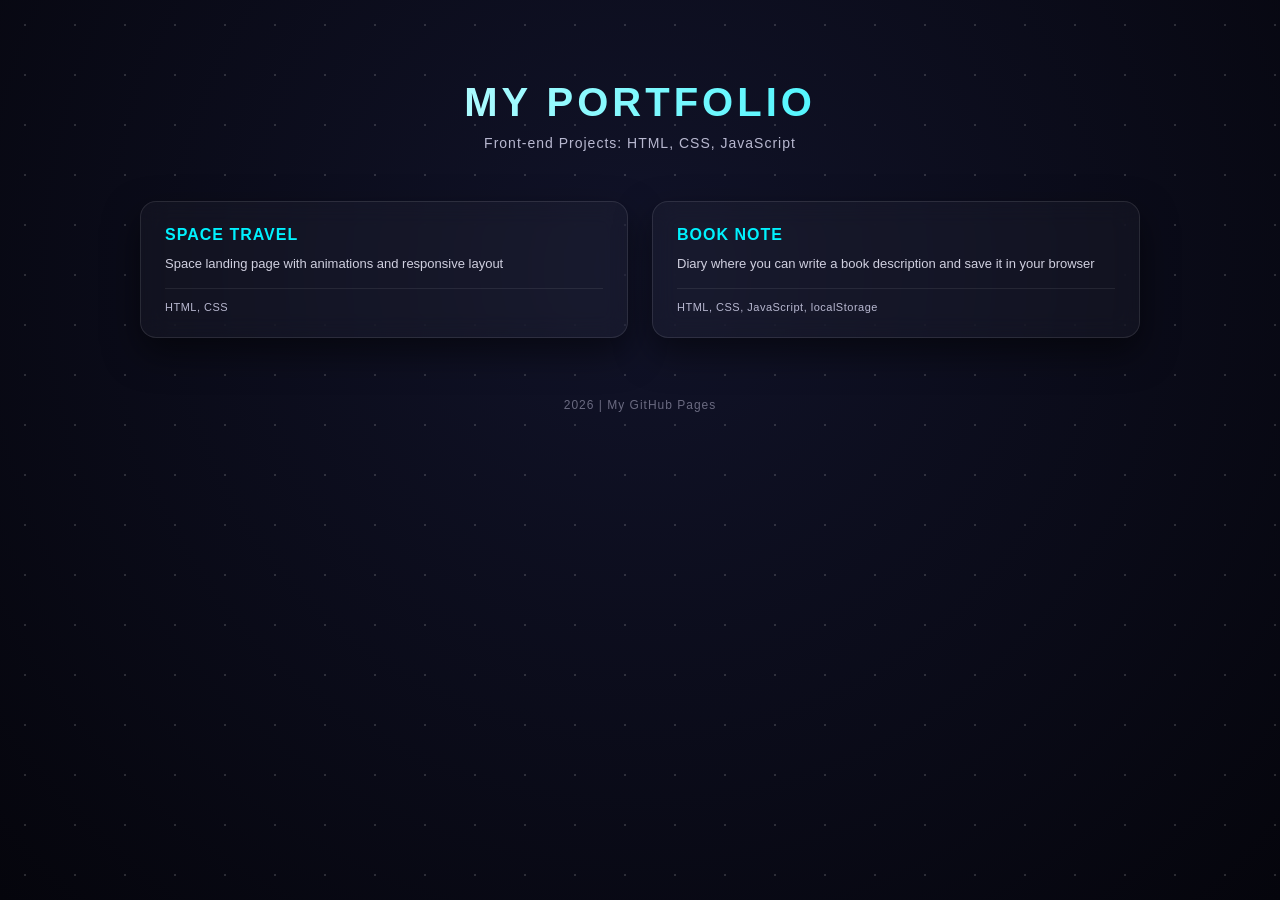
<file: index.html>
<!DOCTYPE html>
<html lang="ru">
<head>
  <meta charset="UTF-8">
  <meta name="viewport" content="width=device-width, initial-scale=1.0">
  <title>My portfolio</title>
  <link rel="stylesheet" href="style.css">
</head>

<body>
  <div class="container">

    <h1>My portfolio</h1>
    <p class="subtitle">Front-end Projects: HTML, CSS, JavaScript</p>
    <div class="projects">

      <!-- ПРОЕКТ 1 -->
      <a href="space-travel/" class="project-card">
        <h3>Space Travel</h3>
        <p>Space landing page with animations and responsive layout</p>
        <div class="tech">HTML, CSS </div>
      </a>

      <!-- ПРОЕКТ 2 -->
      <a href="book note/" class="project-card">
        <h3>Book note</h3>
        <p>Diary where you can write a book description and save it in your browser</p>
        <div class="tech">HTML, CSS, JavaScript, localStorage</div>
      </a>

    </div>

    <footer> 2026 | My GitHub Pages</footer>

  </div>
</body>
</html>
</file>
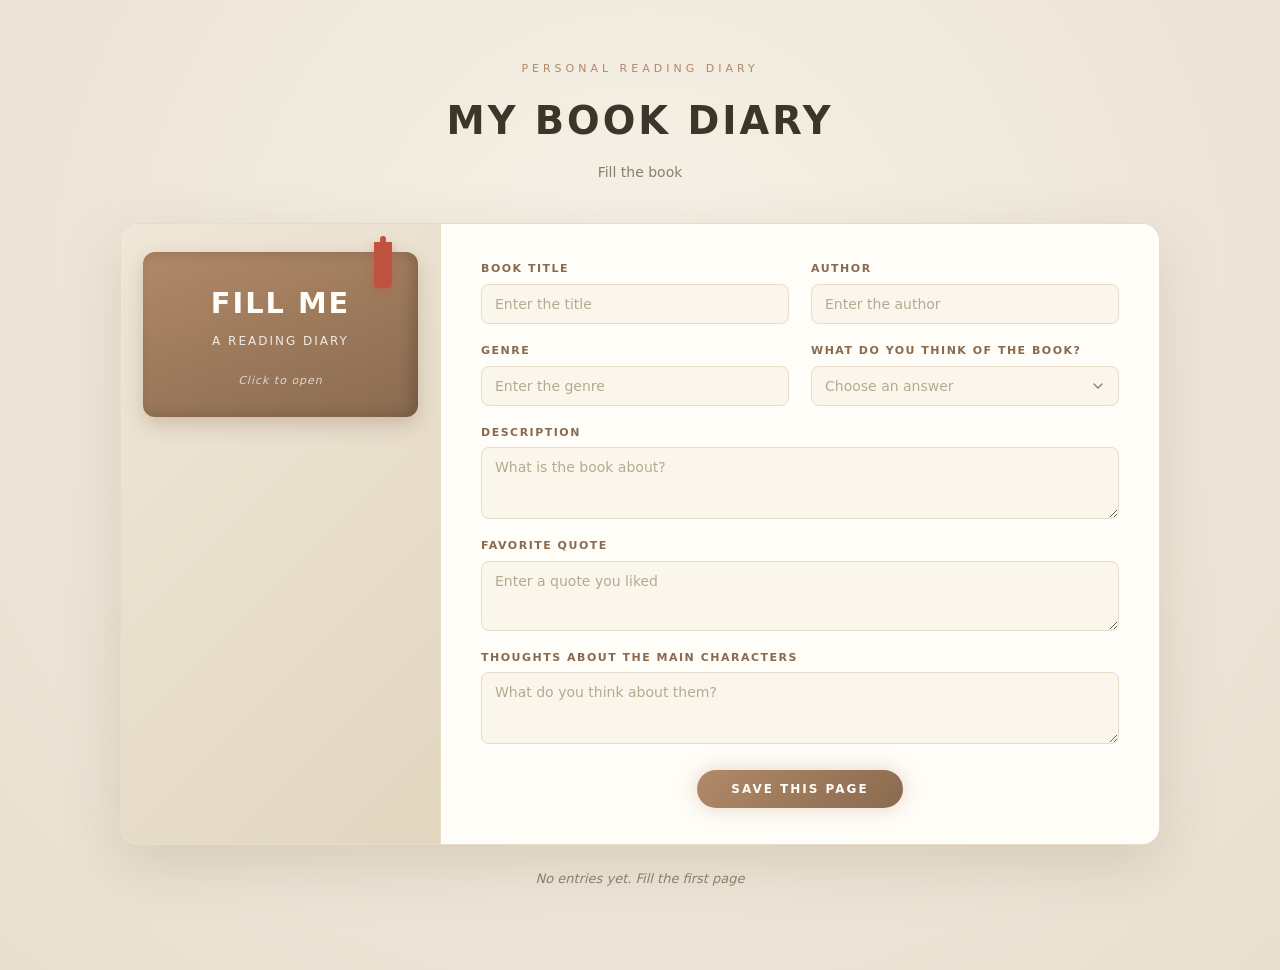
<file: book note/index.html>
<!DOCTYPE html>
<html lang="en">
<head>
  <meta charset="UTF-8">
  <meta name="viewport" content="width=device-width, initial-scale=1.0">
  <title>Book Collection</title>
  <link rel="stylesheet" href="style.css">
</head>
<body>

  <div class="container">

    <header class="header">
      <p class="eyebrow">Personal Reading Diary</p>
      <h1>My Book Diary</h1>
      <p class="subtitle">Fill the book</p>
    </header>

    <div class="book" id="book">

      <aside class="left">
        <div class="cover" id="cover">
          <div class="bookmark"></div>
          <p class="cover-title">Fill me</p>
          <p class="cover-subtitle">A reading diary</p>
          <p class="cover-hint">Click to open</p>
        </div>

        <div class="entries" id="entries" hidden>
          <p class="list-title">My entries</p>
          <ul class="list" id="list"></ul>
        </div>
      </aside>

      <main class="right">
        <div class="page" id="page">
          <form id="bookForm" class="form">
            <div class="field">
              <label for="title">Book title</label>
              <input type="text" id="title" placeholder="Enter the title" required>
            </div>
            <div class="field">
              <label for="author">Author</label>
              <input type="text" id="author" placeholder="Enter the author" required>
            </div>
            <div class="field">
              <label for="genre">Genre</label>
              <input type="text" id="genre" placeholder="Enter the genre">
            </div>
            <div class="field">
              <label for="liked">what do you think of the book?</label>
              <select id="liked" class="select-gray">
                <option value="" disabled selected hidden>Choose an answer</option>
                <option value="bad">bad</option>
                <option value="average">average</option>
                <option value="amazing">amazing</option>
              </select>
            </div>
            <div class="field full">
              <label for="description">Description</label>
              <textarea id="description" rows="3" placeholder="What is the book about?"></textarea>
            </div>
            <div class="field full">
              <label for="quote">Favorite quote</label>
              <textarea id="quote" rows="2" placeholder="Enter a quote you liked"></textarea>
            </div>
            <div class="field full">
              <label for="thoughts">Thoughts about the main characters</label>
              <textarea id="thoughts" rows="3" placeholder="What do you think about them?"></textarea>
            </div>
            <div class="actions">
              <button type="submit" class="btn">Save this page</button>
              <button type="button" class="ghost-btn" id="cancelBtn" hidden>Cancel</button>
            </div>
          </form>
        </div>
      </main>
    </div>

    <p class="empty" id="empty">No entries yet. Fill the first page</p>

  </div>

  <script src="script.js"></script>
</body>
</html>
</file>
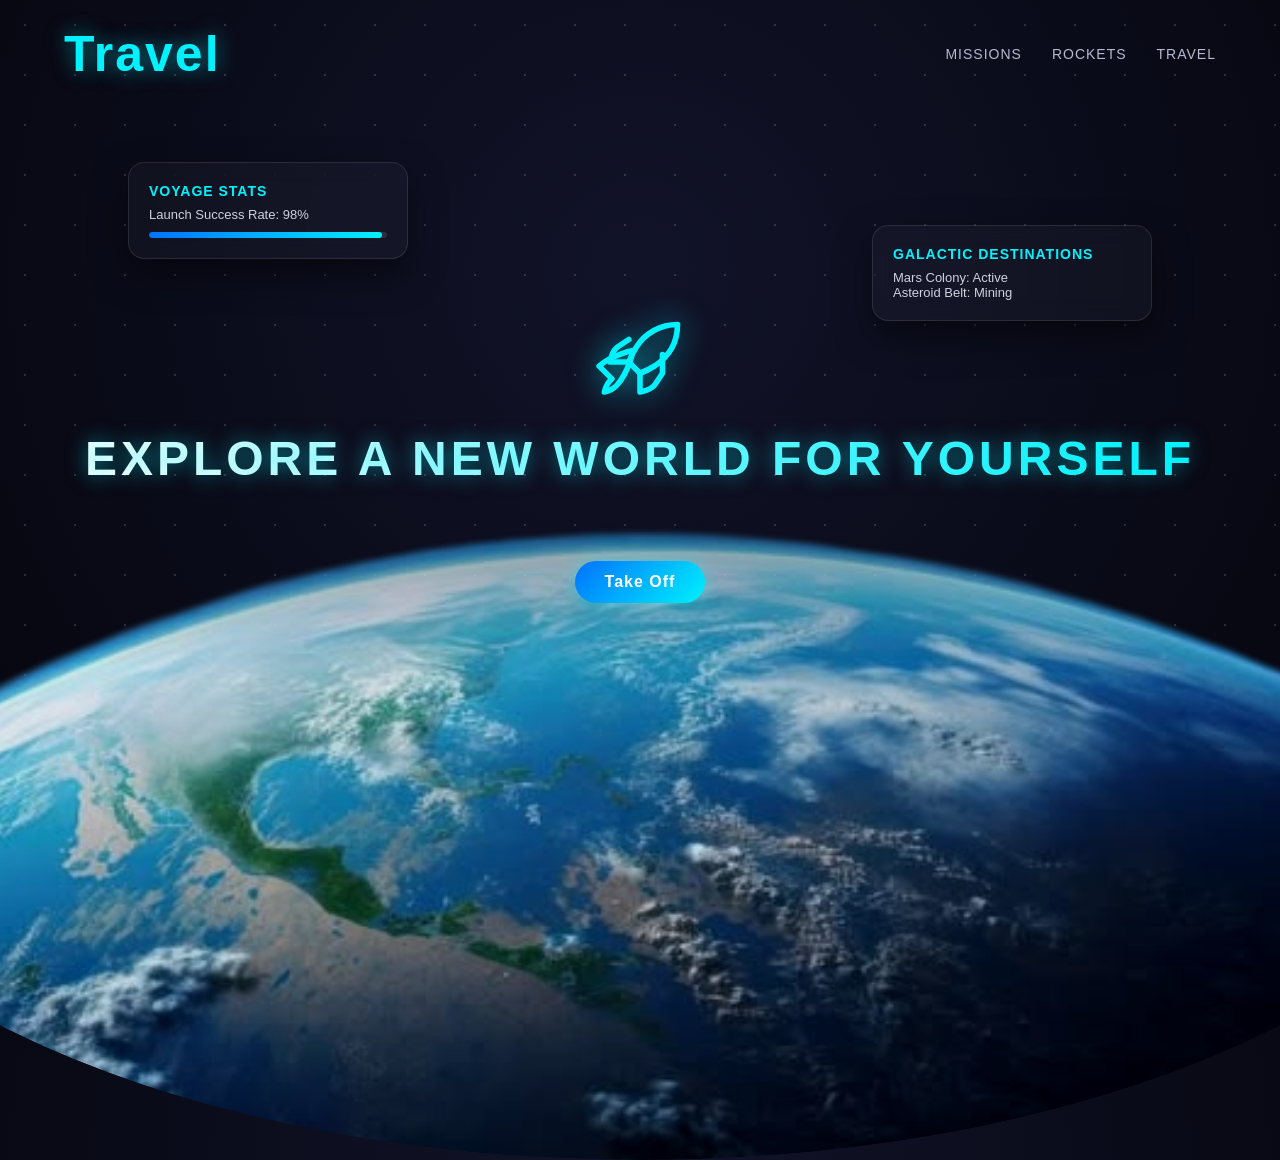
<file: space-travel/index.html>
<!DOCTYPE html>
<html lang="en">
<head>
<meta charset="UTF-8">
<meta name="viewport" content="width=device-width, initial-scale=1.0">
<title>Space travel</title>
<link rel="stylesheet" href="style.css">
</head>
<body>



<!-- Шапка -->
<header>
<div class="logo">Travel</div>
<nav>
<ul>
<li><a href="#">Missions</a></li>
<li><a href="#">Rockets</a></li>
<li><a href="#">Travel</a></li>
</ul>
</nav>
</header>

<!-- Основной контент -->
<section class="hero">

<!-- Падающая карточка слева -->
<div class="glass-card card-1">
<h3>VOYAGE STATS</h3>
<p>Launch Success Rate: 98%</p>
<div class="progress-bar">
<div class="progress-fill"></div>
</div>
</div>

<!-- Падающая карточка справа -->
<div class="glass-card card-2">
<h3>GALACTIC DESTINATIONS</h3>
<p>Mars Colony: Active<br>Asteroid Belt: Mining</p>
</div>

<!-- Ракета (используем SVG иконку) -->
<div class="rocket-container">
<svg class="rocket" viewBox="0 0 24 24" fill="none" stroke="#00f2fe" stroke-width="1.5" stroke-linecap="round" stroke-linejoin="round">
<path d="M4.5 16.5c-1.5 1.26-2 3.5-2 3.5s2.24-.5 3.5-2c3.12-3.62 4.14-9.04 4.14-9.04s-5.42 1.02-9.04 4.14z"></path>
<path d="M12 15l-3-3a22 22 0 0 1 2-3.95A12.88 12.88 0 0 1 22 2c0 2.72-.78 7.5-6 11a22.35 22.35 0 0 1-4 2z"></path>
<path d="M9 12H4s.55-3.03 2-4c1.62-1.08 3-2 3-2"></path>
<path d="M12 15v5s3.03-.55 4-2c1.08-1.62 2-3 2-3v-5"></path>
</svg> 
</div>

<h1 class="hero-title">Explore a new world for yourself</h1>
<a href="#" class="btn-primary" id="bookBtn">Take Off</a>

<!-- Земля внизу -->
<div class="earth-container">
    <img src="Earth.png" alt="Earth" class="earth-img">
  </div>
</section>

</body>
</html>
</file>
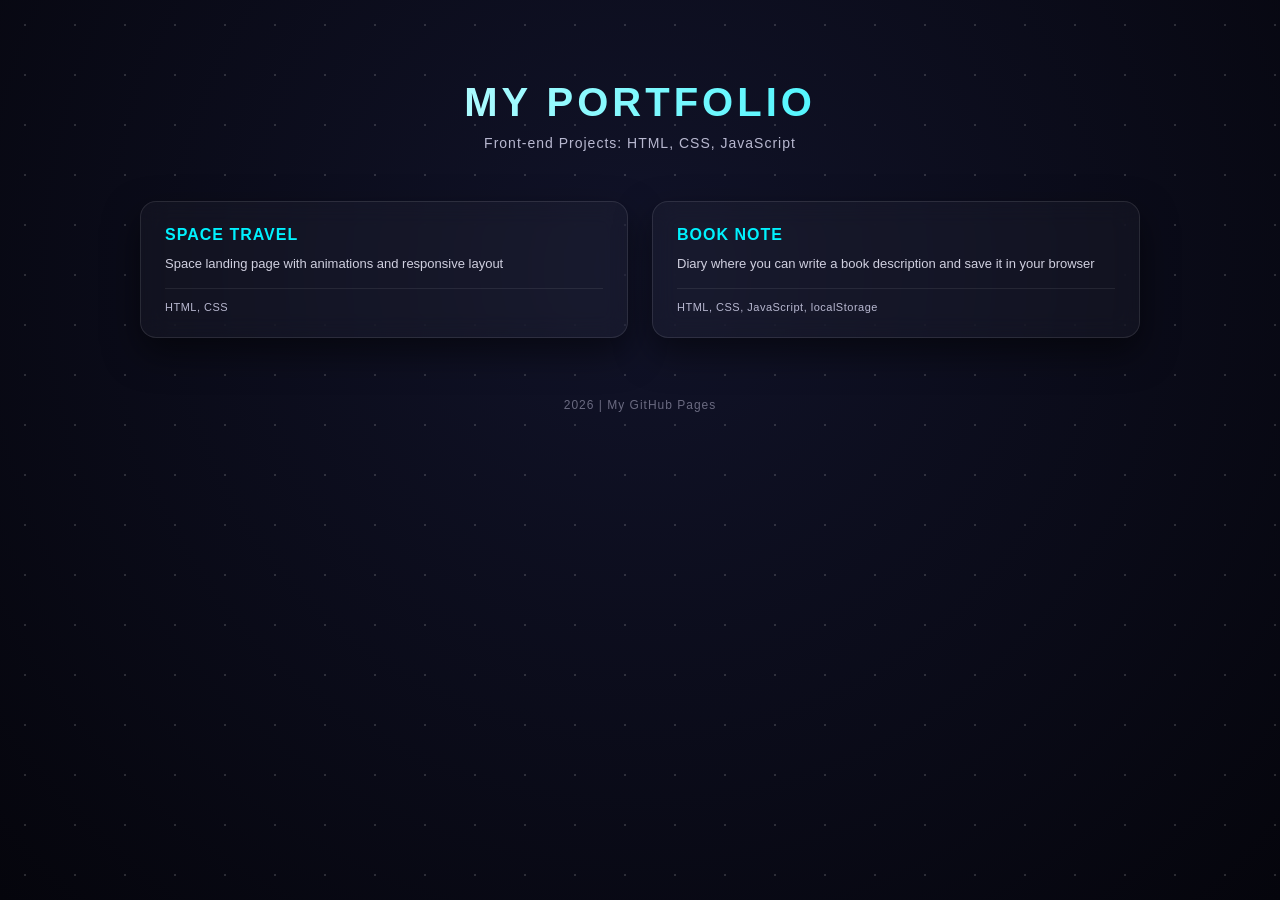
<file: Projects.html>
<!DOCTYPE html>
<html lang="ru">
<head>
  <meta charset="UTF-8">
  <meta name="viewport" content="width=device-width, initial-scale=1.0">
  <title>My portfolio</title>
  <link rel="stylesheet" href="projects.css">
</head>

<body>
  <div class="container">

    <h1>My portfolio</h1>
    <p class="subtitle">Front-end Projects: HTML, CSS, JavaScript</p>
    <div class="projects">

      <!-- ПРОЕКТ 1 -->
      <a href="space-travel/" class="project-card">
        <h3>Space Travel</h3>
        <p>Space landing page with animations and responsive layout</p>
        <div class="tech">HTML, CSS </div>
      </a>

      <!-- ПРОЕКТ 2 -->
      <a href="book note/" class="project-card">
        <h3>Book note</h3>
        <p>Diary where you can write a book description and save it in your browser</p>
        <div class="tech">HTML, CSS, JavaScript, localStorage</div>
      </a>

    </div>

    <footer> 2026 | My GitHub Pages</footer>

  </div>
</body>
</html>
</file>
<file: style.css>
* {
    margin: 0;
    padding: 0;
    box-sizing: border-box;
    font-family: 'Segoe UI', Tahoma, Geneva, Verdana, sans-serif;
  }
  
  body {
    background: radial-gradient(circle at 50% 30%, #111329 0%, #05050c 100%);
    color: #ffffff;
    min-height: 100vh;
    padding: 80px 20px;
    position: relative;
  }
  
  body::before {
    content: '';
    position: fixed;
    inset: 0;
    background-image: radial-gradient(#ffffff 1px, transparent 0);
    background-size: 50px 50px;
    opacity: 0.15;
    z-index: -1;
  }
  
  .container {
    max-width: 1000px;
    margin: 0 auto;
  }
  
  h1 {
    font-size: 2.5rem;
    letter-spacing: 4px;
    text-transform: uppercase;
    text-align: center;
    margin-bottom: 10px;
    background: linear-gradient(90deg, #ffffff, #00f2fe);
    -webkit-background-clip: text;
    -webkit-text-fill-color: transparent;
  }
  
  .subtitle {
    text-align: center;
    color: #b8b8d0;
    font-size: 14px;
    letter-spacing: 1px;
    margin-bottom: 50px;
  }
  
  .projects {
    display: grid;
    grid-template-columns: repeat(auto-fit, minmax(280px, 1fr));
    gap: 24px;
  }
  
  .project-card {
    display: block;
    text-decoration: none;
    background: rgba(255, 255, 255, 0.03);
    backdrop-filter: blur(12px);
    -webkit-backdrop-filter: blur(12px);
    border: 1px solid rgba(255, 255, 255, 0.1);
    border-radius: 16px;
    padding: 24px;
    box-shadow: 0 15px 35px rgba(0, 0, 0, 0.5);
    transition: transform 0.3s, border-color 0.3s, box-shadow 0.3s;
  }
  
  .project-card:hover {
    transform: translateY(-6px);
    border-color: rgba(0, 242, 254, 0.5);
    box-shadow: 0 20px 45px rgba(0, 242, 254, 0.15);
  }
  
  .project-card h3 {
    font-size: 16px;
    color: #00f2fe;
    margin-bottom: 10px;
    letter-spacing: 1px;
    text-transform: uppercase;
  }
  
  .project-card p {
    font-size: 13px;
    color: #d0d0e0;
    line-height: 1.5;
    margin-bottom: 14px;
  }
  
  .project-card .tech {
    font-size: 11px;
    color: #b8b8d0;
    letter-spacing: 0.5px;
    border-top: 1px solid rgba(255, 255, 255, 0.08);
    padding-top: 12px;
  }
  
  footer {
    text-align: center;
    margin-top: 60px;
    font-size: 12px;
    color: #6a6a80;
    letter-spacing: 1px;
  }
  
  @media (max-width: 600px) {
    h1 { font-size: 1.6rem; letter-spacing: 2px; }
    body { padding: 50px 16px; }
    .subtitle { margin-bottom: 30px; }
  }
</file>
<file: book note/style.css>
* {
    margin: 0;
    padding: 0;
    box-sizing: border-box;
    font-family: 'Inter', system-ui, -apple-system, 'Segoe UI', Roboto, sans-serif;
}
  
:root {
    --bg-1: #f6f1e7;
    --bg-2: #e8dfcf;
    --paper: #fffdf8;
    --paper-edge: #e6dcc8;
    --text: #3d3529;
    --text-soft: #8a7f6d;
    --accent: #b08968;
    --accent-dark: #8a6a4f;
    --accent-soft: #ead9c4;
    --bookmark: #c0533f;
}
  
body {
    background: radial-gradient(circle at 50% 30%, var(--bg-1) 0%, var(--bg-2) 100%);
    color: var(--text);
    min-height: 100vh;
    padding: 60px 20px 80px;
    position: relative;
    overflow-x: hidden;
    line-height: 1.6;}
  
  
.container {
    max-width: 1040px;
    margin: 0 auto;
    position: relative;
    z-index: 1;
}
  
.header {
    text-align: center;
    margin-bottom: 40px;
}
  
.eyebrow {
    font-size: 11px;
    letter-spacing: 4px;
    text-transform: uppercase;
    color: var(--accent);
    margin-bottom: 12px;
}
  
h1{
    font-size: 2.4rem;
    font-weight: 700;
    letter-spacing: 3px;
    text-transform: uppercase;
    margin-bottom:10px;
}
  
.subtitle {
    font-size: 14px;
    color: var(--text-soft);
}
  
.book {
    display: grid;
    grid-template-columns: 320px 1fr;
    gap: 0;
    border-radius: 18px;
    overflow: hidden;
    box-shadow: 0 20px 60px rgba(120, 95, 65, 0.18);
    background: var(--paper);
    border: 1px solid var(--paper-edge);
    min-height: 560px;
}
  
.left {
    background: linear-gradient(135deg, #efe7d8, #e2d6c0);
    border-right: 1px solid var(--paper-edge);
    padding: 28px 22px;
    position: relative;
    display: flex;
    flex-direction: column;
}
  
.cover {
    position: relative;
    background: linear-gradient(160deg, #b08968, #8a6a4f);
    border-radius: 12px;
    padding: 28px 20px;
    text-align: center;
    color: #fffdf8;
    cursor: pointer;
    box-shadow: inset -6px 0 14px rgba(0,0,0,0.18), 0 8px 20px rgba(138,106,79,0.3);
    transition: transform 0.3s, box-shadow 0.3s;}
  
.cover:hover {
    transform: translateY(-3px) rotate(-0.5deg);
    box-shadow: inset -6px 0 14px rgba(0,0,0,0.18), 0 14px 28px rgba(138,106,79,0.4);
}
  
.bookmark{
    position: absolute;
    top: -10px;
    right: 26px;
    width: 18px;
    height: 46px;
    background: var(--bookmark);
    border-radius: 0 0 4px 4px;
    box-shadow: 0 4px 10px rgba(192, 83, 63, 0.4);
}
  
.bookmark::before {
    content: '';
    position: absolute;
    top: -6px;
    left: 50%;
    transform: translateX(-50%);
    width: 6px;
    height: 8px;
    background: var(--bookmark);
    border-radius: 3px;
}
  
.cover-title {
    font-size: 1.8rem;
    font-weight: 700;
    letter-spacing: 2px;
    text-transform: uppercase;
    margin-bottom: 6px;
}
  
.cover-subtitle {
    font-size: 12px;
    letter-spacing: 2px;
    text-transform: uppercase;
    opacity: 0.85;
    margin-bottom: 20px;
}
  
.cover-hint {
    font-size: 11px;
    letter-spacing: 1px;
    opacity: 0.7;
    font-style: italic;
}
  
.entries {
    margin-top: 24px;
    flex: 1;
    overflow-y: auto;
}
  
.list-title {
    font-size: 11px;
    letter-spacing: 2px;
    text-transform: uppercase;
    color: var(--accent-dark);
    margin-bottom: 10px;
}
  
.list {
    list-style: none;
    display: flex;
    flex-direction: column;
    gap: 8px;
}
  
.item{
    background: var(--paper);
    border: 1px solid var(--paper-edge);
    border-radius: 10px;
    padding: 10px 12px;
    cursor: pointer;
    transition: border-color 0.25s, transform 0.25s;
}
  
.item:hover {
    border-color: var(--accent);
    transform: translateX(3px);
}
  
.item.active {
    border-color: var(--accent);
    background: #fffaf0;
}
  
.item h4 {
    font-size: 13px;
    font-weight: 600;
    color: var(--text);
    margin-bottom: 2px;
}
  
.item p {
    font-size: 11px;
    color: var(--text-soft);
    font-style: italic;
}
  
.right {
    background: var(--paper);
    padding: 36px 40px;
    position: relative;
    overflow-y: auto;
    max-height: 720px;
}
  
.page {transition: opacity 0.3s, transform 0.3s;}
  
.page.turning {
    opacity: 0;
    transform: translateX(20px);
}
  
.form {
    display: grid;
    grid-template-columns: 1fr 1fr;
    gap: 18px 22px;
}
  
.field {
    display: flex;
    flex-direction: column;
    gap: 6px;
}
  
.full {grid-column: 1 / -1;}
  
.field label {
    font-size: 11px;
    letter-spacing: 1.5px;
    text-transform: uppercase;
    color: var(--accent-dark);
    font-weight: 600;
}
  
.field input,
.field select,
.field textarea{
    background: #faf6ec;
    border: 1px solid var(--paper-edge);
    border-radius: 8px;
    padding: 11px 13px;
    color: var(--text);
    font-size: 14px;
    font-family: inherit;
    outline: none;
    transition: border-color 0.25s, box-shadow 0.25s, background 0.25s;
}



.field input::placeholder,
.field textarea::placeholder{color: #b5a992;}
.field select.select-gray {color: #b5a992;}
.field select.select-gray.filled {color: var(--text);}
  


.field select {
    appearance: none;
    -webkit-appearance: none;
    background-image: url("data:image/svg+xml;charset=UTF-8,%3Csvg xmlns='http://www.w3.org/2000/svg' viewBox='0 0 24 24' fill='none' stroke='%238a7f6d' stroke-width='2' stroke-linecap='round' stroke-linejoin='round'%3E%3Cpolyline points='6 9 12 15 18 9'/%3E%3C/svg%3E");
    background-repeat: no-repeat;
    background-position: right 12px center;
    background-size: 16px;
    padding-right: 36px;
    cursor: pointer;
}
  
.field input:focus,
.field select:focus,
.field textarea:focus{
    background: #fffdf8;
    border-color: var(--accent);
    box-shadow: 0 0 0 3px rgba(176, 137, 104, 0.12);
}
  
.field select option {
    background: #fffdf8;
    color: var(--text);
}
  
.field textarea {
    resize: vertical;
    min-height: 70px;
}
  
.actions {
    grid-column: 1 / -1;
    display: flex;
    gap: 12px;
    justify-content: center;
    margin-top: 8px;
}
  
.btn {
    padding: 12px 34px;
    background: linear-gradient(135deg, #b08968, #8a6a4f);
    border: none;
    border-radius: 30px;
    color: #fffdf8;
    font-family: inherit;
    font-size: 12px;
    font-weight: 600;
    letter-spacing: 2px;
    text-transform: uppercase;
    cursor: pointer;
    box-shadow: 0 0 20px rgba(176, 137, 104, 0.35);
    transition: transform 0.3s, box-shadow 0.3s;
}
  
.btn:hover {
    transform: scale(1.05);
    box-shadow: 0 0 30px rgba(176, 137, 104, 0.55);
}
  
.ghost-btn {
    padding: 12px 24px;
    background: transparent;
    border: 1px solid var(--paper-edge);
    border-radius: 30px;
    color: var(--text-soft);
    font-family: inherit;
    font-size: 12px;
    letter-spacing: 1px;
    cursor: pointer;
    transition: border-color 0.25s, color 0.25s;
 }
  
.ghost-btn:hover {
    border-color: var(--accent);
    color: var(--accent-dark);
}
  
.view-mode .form {display: none;}
  
.entry-view {
    display: flex;
    flex-direction: column;
    gap: 14px;
}
  
.entry-view h2 {
    font-size: 1.5rem;
    font-weight: 700;
    color: var(--text);
}
  
.entry-view .view-author {
    font-size: 13px;
    color: var(--text-soft);
    font-style: italic;
    margin-bottom: 6px;
}
  
.block {
    border-top: 1px dashed var(--paper-edge);
    padding-top:  12px;
}
  
.label-small {
    font-size: 10px;
    letter-spacing: 2px;
    text-transform: uppercase;
    color: var(--accent-dark);
    margin-bottom: 4px;
}
  
.text {
    font-size: 13.5px;
    color: var(--text);
    line-height: 1.6;
    word-break: break-word;
}
  
.text.italic {
    font-style: italic;
    color: var(--text-soft);
}
  
.view-actions {
    display: flex;
    gap: 10px;
    margin-top: 10px;
}
  
.small-btn {
    padding: 8px 18px;
    border-radius: 20px;
    border: 1px solid var(--paper-edge);
    background: transparent;
    color: var(--text-soft);
    font-family: inherit;
    font-size: 11px;
    letter-spacing: 1px;
    text-transform: uppercase;
    cursor: pointer;
    transition: border-color 0.25s, color 0.25s, background 0.25s;
}
  
.small-btn:hover {
    border-color: var(--accent);
    color:  var(--accent-dark);
}
  
.small-btn.danger:hover {
    border-color: #d9b8b0;
    background: #f3e3e0;
    color: #a45a4f;
}
  
.empty {
    text-align: center;
    color: var(--text-soft);
    font-size: 13px;
    font-style: italic;
    margin-top: 24px;
}
  
@media(max-width: 820px){

    .book {
      grid-template-columns: 1fr;
      min-height: auto;
    }

    .left {
      border-right: none;
      border-bottom: 1px solid var(--paper-edge);
    }

    .cover {padding: 20px 16px;}
    .cover-title { font-size: 1.4rem; }
    .right { padding: 24px 20px; max-height: none; }
    .form { grid-template-columns: 1fr; }
    h1 { font-size: 1.7rem; letter-spacing: 2px; }
}
</file>
<file: space-travel/style.css>
* {
    margin: 0;
    padding: 0;
    box-sizing: border-box;
    font-family: 'Segoe UI', Tahoma, Geneva, Verdana, sans-serif;
}
    
body {
    background: radial-gradient(circle at 50% 30%, #111329 0%, #05050c 100%);
    color: #ffffff;
    min-height: 100vh;
    overflow-x: hidden;
    position: relative;
}
    
/* Звездный фон (имитация) */
body::before {
    content: '';
    position: absolute;
    width: 100%;
    height: 100%;
    background-image: radial-gradient(rgb(255, 255, 255) 1px, transparent 0);
    background-size: 50px 50px;
    opacity: 0.15;
    z-index: -1;
}
    
/* Шапка сайта */
header {
    display: flex;
    justify-content: space-between;
    align-items: center;
    padding: 25px 5%;
    position: absolute;
    width: 100%;
    z-index: 10;
}
    
.logo {
    font-size: 50px;
    font-weight: bold;
    letter-spacing: 2px;
    color: #00f2fe;
    text-shadow: 0 0 20px rgba(0, 242, 254, 0.5);
}
    
nav ul {
    display: flex;
    list-style: none;
    gap: 30px;
}
    
nav ul li a {
    color: #b8b8d0;
    text-decoration: none;
    font-size: 14px;
    text-transform: uppercase;
    letter-spacing: 1px;
    transition: color 0.3s;
}
    
nav ul li a:hover {
    color: #00f2fe;
}
    
/* Главный экран */
.hero {
    display: flex;
    flex-direction: column;
    align-items: center;
    justify-content: center;
    height: 100vh;
    text-align: center;
    position: relative;
    padding: 0 20px;
}
    
.hero-title {
    font-size: 3rem;
    letter-spacing: 4px;
    margin-bottom: 75px;
    text-transform: uppercase;
    background: linear-gradient(90deg, #ffffff, #00f2fe);
    text-shadow: 0 0 20px rgba(0, 242, 254, 0.5);
    -webkit-background-clip: text;
    -webkit-text-fill-color: transparent;
    opacity: 0;
    animation: fadeIn 1s ease 0.5s forwards;
}
    
.btn-primary {
    padding: 12px 30px;
    background: linear-gradient(135deg, #0072ff, #00f2fe);
    border: none;
    border-radius: 30px;
    color: white;
    font-weight: bold;
    letter-spacing: 1px;
    cursor: pointer;
    box-shadow: 0 0 20px rgba(0, 242, 254, 0.4);
    transition: transform 0.3s, box-shadow 0.3s;
    text-decoration: none;
    z-index: 5;
    opacity: 0;
    animation: fadeIn 1s ease 0.8s forwards;
}
    
.btn-primary:hover {
    transform: scale(1.05);
    box-shadow: 0 0 30px rgba(0, 242, 254, 0.7);
}
    
/* Ракета в центре */
.rocket-container {
    position: relative;
    margin: 20px 0;
    animation: floatRocket 4s ease-in-out infinite;
}
    
.rocket {
    width: 90px;
    filter: drop-shadow(0 0 15px rgba(0, 242, 254, 0.6));
}
    
/* Земля  */
.earth-container {
    position: absolute;
    bottom: -260px;
    left: 50%;
    transform: translateX(-50%);
    width: 140%;
    max-width: 1800px;
    z-index: 0;
    pointer-events: none;
    animation: earthFloat 10s ease-in-out infinite;
}
  
.earth-img {
    width: 100%;
    height: auto;
    display: block;
    border-radius: 50%;
    box-shadow: 0 -10px 40px rgba(0, 242, 254, 0.25);
    filter: brightness(0.9) contrast(1.05);
    -webkit-mask-image: linear-gradient(to top, rgba(0,0,0,1) 55%, rgba(0,0,0,0) 100%);
    mask-image: linear-gradient(to top, rgba(0,0,0,1) 55%, rgba(0,0,0,0) 100%);
  
}
  
@keyframes earthFloat {
    0%, 100% {
      transform: translateX(-50%) translateY(0); /*rotate(0deg)*/
    }
    50% {
      transform: translateX(-50%) translateY(-12px); /*rotate(1deg)*/
    }
}
  
@media (max-width: 768px) {
    .earth-container {
        width: 190%;
        bottom: -180px;
    }
}


/* Стеклянные карточки с анимацией падения */
.glass-card {
    position: absolute;
    background: rgba(255, 255, 255, 0.03);
    backdrop-filter: blur(12px);
    -webkit-backdrop-filter: blur(12px);
    border: 1px solid rgba(255, 255, 255, 0.1);
    border-radius: 16px;
    padding: 20px;
    width: 280px;
    box-shadow: 0 15px 35px rgba(0, 0, 0, 0.5);
    z-index: 4;
    text-align: left;
}
    
.glass-card h3 {
    font-size: 14px;
    color: #00f2fe;
    margin-bottom: 8px;
    letter-spacing: 1px;
}
    
.glass-card p {
    font-size: 13px;
    color: #d0d0e0;
}

/* Прогресс внутри карточки */
.progress-bar {
    width: 100%;
    height: 6px;
    background: rgba(255, 255, 255, 0.1);
    border-radius: 3px;
    margin-top: 10px;
    overflow: hidden;
}
    
.progress-fill {
    width: 98%;
    height: 100%;
    background: linear-gradient(90deg, #0072ff, #00f2fe);
    border-radius: 3px;
}


/* Позиционирование и анимации падения карточек */
.card-1 {
    top: 18%;
    left: 10%;
    animation: dropFromLeft 1.2s cubic-bezier(0.175, 0.885, 0.32, 1.275) forwards;
    opacity: 0;
}
    
.card-2 {
    top: 25%;
    right: 10%;
    animation: dropFromTop 1.4s cubic-bezier(0.175, 0.885, 0.32, 1.275) 0.3s forwards;
    opacity: 0;
}
    
/* Анимации */
@keyframes dropFromLeft {
    0% {
    transform: translateX(-150px) translateY(-50px) rotate(-10deg);
    opacity: 0;
    }

    100% {
    transform: translateX(0) translateY(0) rotate(0);
    opacity: 1;
    }
}

@keyframes dropFromTop {
    0% {
        transform: translateY(-150px) scale(0.8);
        opacity: 0;
    }
    100% {
        transform: translateY(0) scale(1);
        opacity: 1;
    }
}
    
@keyframes floatRocket {
    0%, 100% {
        transform: translateY(0);
    }
    50% {
        transform: translateY(-10px);
    }
}
    
@keyframes fadeIn {
    to {
        opacity: 1;
    }
}
    

/* Планшеты (до 1024px) */
@media (max-width: 1024px) {
    .logo {
      font-size: 36px;
    }
  
    .hero-title {
      font-size: 2.4rem;
    }
  
    .glass-card {
      width: 240px;
      padding: 16px;
    }
}
  
/* Телефоны (до 758px) */
@media (max-width: 768px) {
    header {
      padding: 18px 5%;
    }
  
    .logo {
      font-size: 28px;
      letter-spacing: 1px;
    }
  
    nav ul {
      gap: 14px;
    }
  
    nav ul li a {
      font-size: 11px;
      letter-spacing: 0.5px;
    }
  
    .hero {
      height: auto;
      min-height: 100vh;
      padding: 120px 20px 260px; 
      justify-content: flex-start;
    }
  
    .hero-title {
      font-size: 1.8rem;
      letter-spacing: 2px;
      margin-bottom: 20px;
    }
  
    .rocket {
      width: 70px;
    }
  
    /* Карточки одна под другой */
    .glass-card {
      position: static;
      width: 100%;
      max-width: 340px;
      margin: 12px auto;
      opacity: 1;              
      animation: none;
    }
  
    .card-1,
    .card-2 {
      top: auto;
      left: auto;
      right: auto;
      opacity: 1;
      animation: none;
    }
  
    .btn-primary {
      margin-top: 10px;
      padding: 12px 28px;
    }
  
    /* Земля ниже и шире */
    .earth-container {
      width: 200%;
      bottom: -140px;
    }
}
  
/* Телефоны (до 480) */
@media (max-width: 480px) {
    .logo {
      font-size: 22px;
    }
  
    nav ul {
      gap: 10px;
    }
  
    nav ul li a {
      font-size: 10px;
    }
  
    .hero-title {
      font-size: 1.5rem;
      letter-spacing: 1px;
    }
  
    .glass-card {
      max-width: 300px;
      padding: 14px;
    }
  
    .glass-card h3 {
      font-size: 12px;
    }
  
    .glass-card p {
      font-size: 12px;
    }
  
    .rocket {
      width: 60px;
    }
  
    .earth-container {
      width: 240%;
      bottom: -110px;
    }
}
</file>
<file: projects.css>
* {
    margin: 0;
    padding: 0;
    box-sizing: border-box;
    font-family: 'Segoe UI', Tahoma, Geneva, Verdana, sans-serif;
  }
  
  body {
    background: radial-gradient(circle at 50% 30%, #111329 0%, #05050c 100%);
    color: #ffffff;
    min-height: 100vh;
    padding: 80px 20px;
    position: relative;
  }
  
  body::before {
    content: '';
    position: fixed;
    inset: 0;
    background-image: radial-gradient(#ffffff 1px, transparent 0);
    background-size: 50px 50px;
    opacity: 0.15;
    z-index: -1;
  }
  
  .container {
    max-width: 1000px;
    margin: 0 auto;
  }
  
  h1 {
    font-size: 2.5rem;
    letter-spacing: 4px;
    text-transform: uppercase;
    text-align: center;
    margin-bottom: 10px;
    background: linear-gradient(90deg, #ffffff, #00f2fe);
    -webkit-background-clip: text;
    -webkit-text-fill-color: transparent;
  }
  
  .subtitle {
    text-align: center;
    color: #b8b8d0;
    font-size: 14px;
    letter-spacing: 1px;
    margin-bottom: 50px;
  }
  
  .projects {
    display: grid;
    grid-template-columns: repeat(auto-fit, minmax(280px, 1fr));
    gap: 24px;
  }
  
  .project-card {
    display: block;
    text-decoration: none;
    background: rgba(255, 255, 255, 0.03);
    backdrop-filter: blur(12px);
    -webkit-backdrop-filter: blur(12px);
    border: 1px solid rgba(255, 255, 255, 0.1);
    border-radius: 16px;
    padding: 24px;
    box-shadow: 0 15px 35px rgba(0, 0, 0, 0.5);
    transition: transform 0.3s, border-color 0.3s, box-shadow 0.3s;
  }
  
  .project-card:hover {
    transform: translateY(-6px);
    border-color: rgba(0, 242, 254, 0.5);
    box-shadow: 0 20px 45px rgba(0, 242, 254, 0.15);
  }
  
  .project-card h3 {
    font-size: 16px;
    color: #00f2fe;
    margin-bottom: 10px;
    letter-spacing: 1px;
    text-transform: uppercase;
  }
  
  .project-card p {
    font-size: 13px;
    color: #d0d0e0;
    line-height: 1.5;
    margin-bottom: 14px;
  }
  
  .project-card .tech {
    font-size: 11px;
    color: #b8b8d0;
    letter-spacing: 0.5px;
    border-top: 1px solid rgba(255, 255, 255, 0.08);
    padding-top: 12px;
  }
  
  footer {
    text-align: center;
    margin-top: 60px;
    font-size: 12px;
    color: #6a6a80;
    letter-spacing: 1px;
  }
  
  @media (max-width: 600px) {
    h1 { font-size: 1.6rem; letter-spacing: 2px; }
    body { padding: 50px 16px; }
    .subtitle { margin-bottom: 30px; }
  }
</file>
